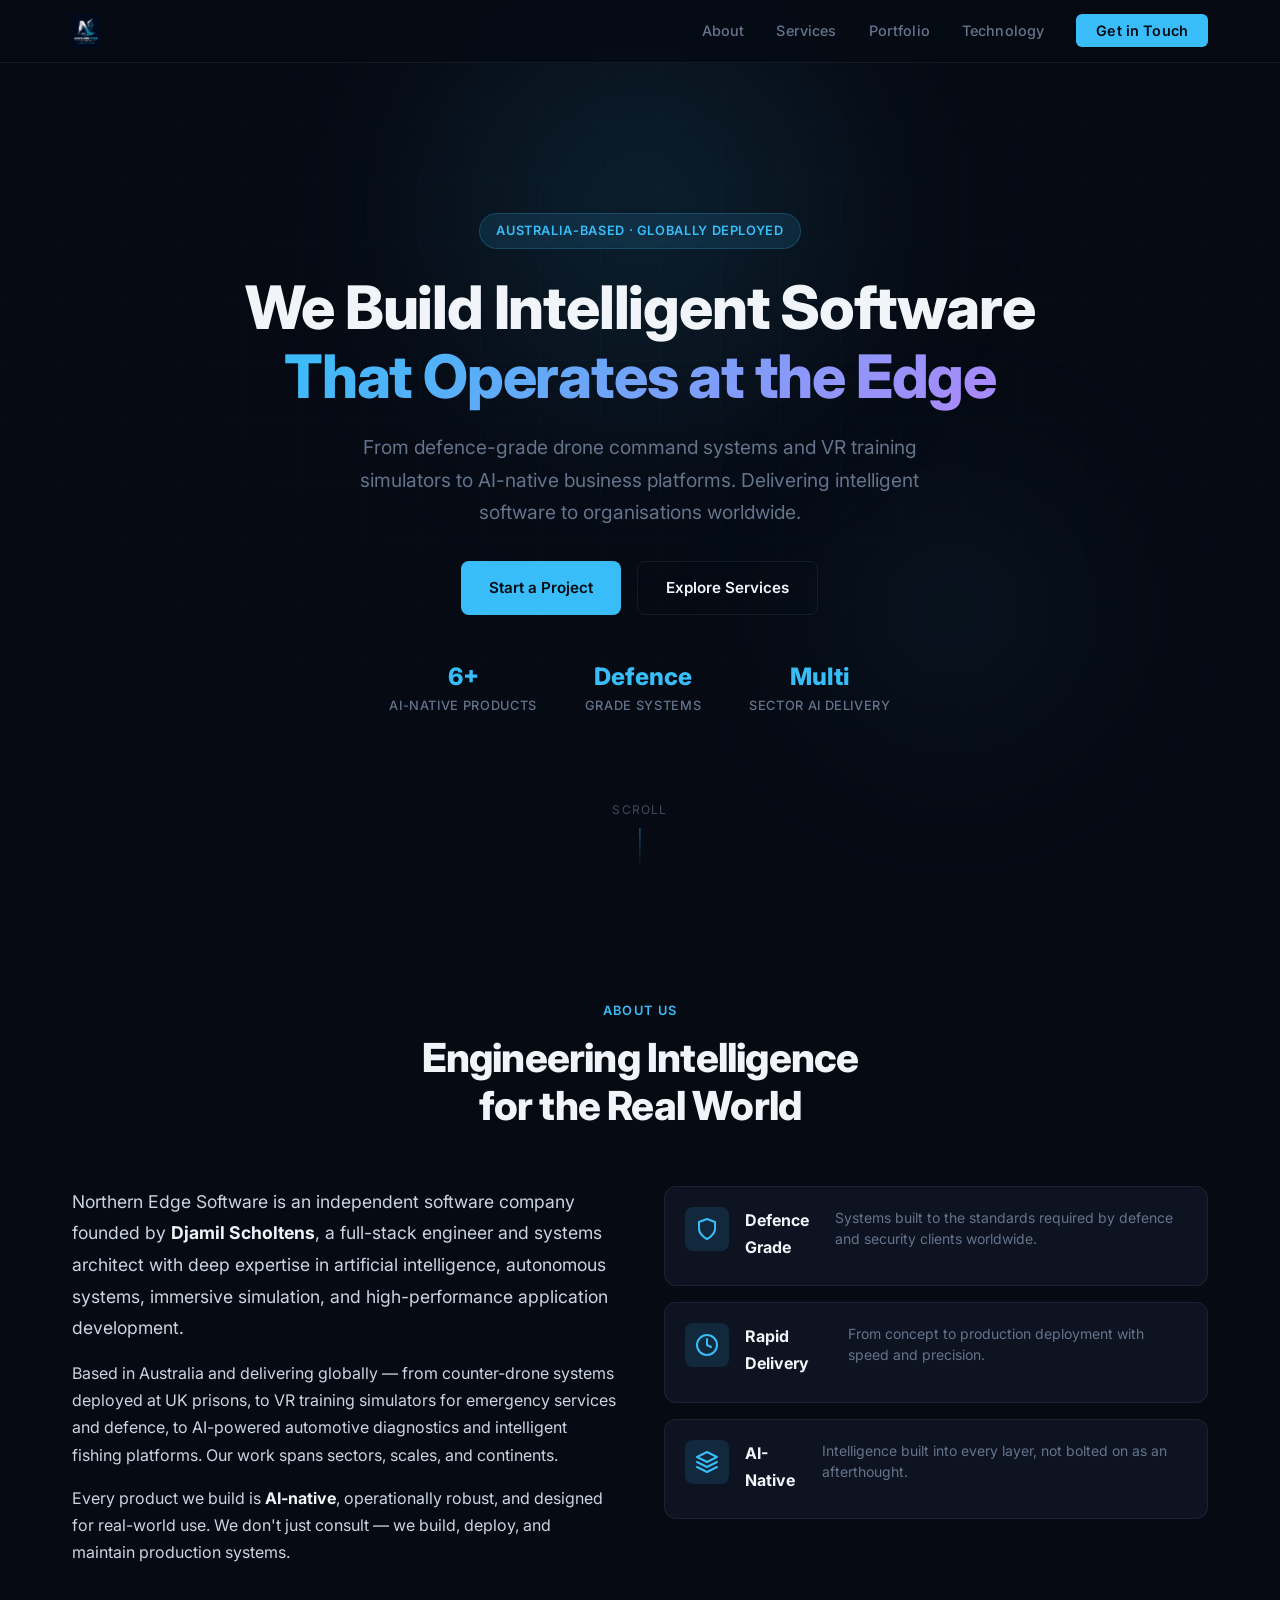
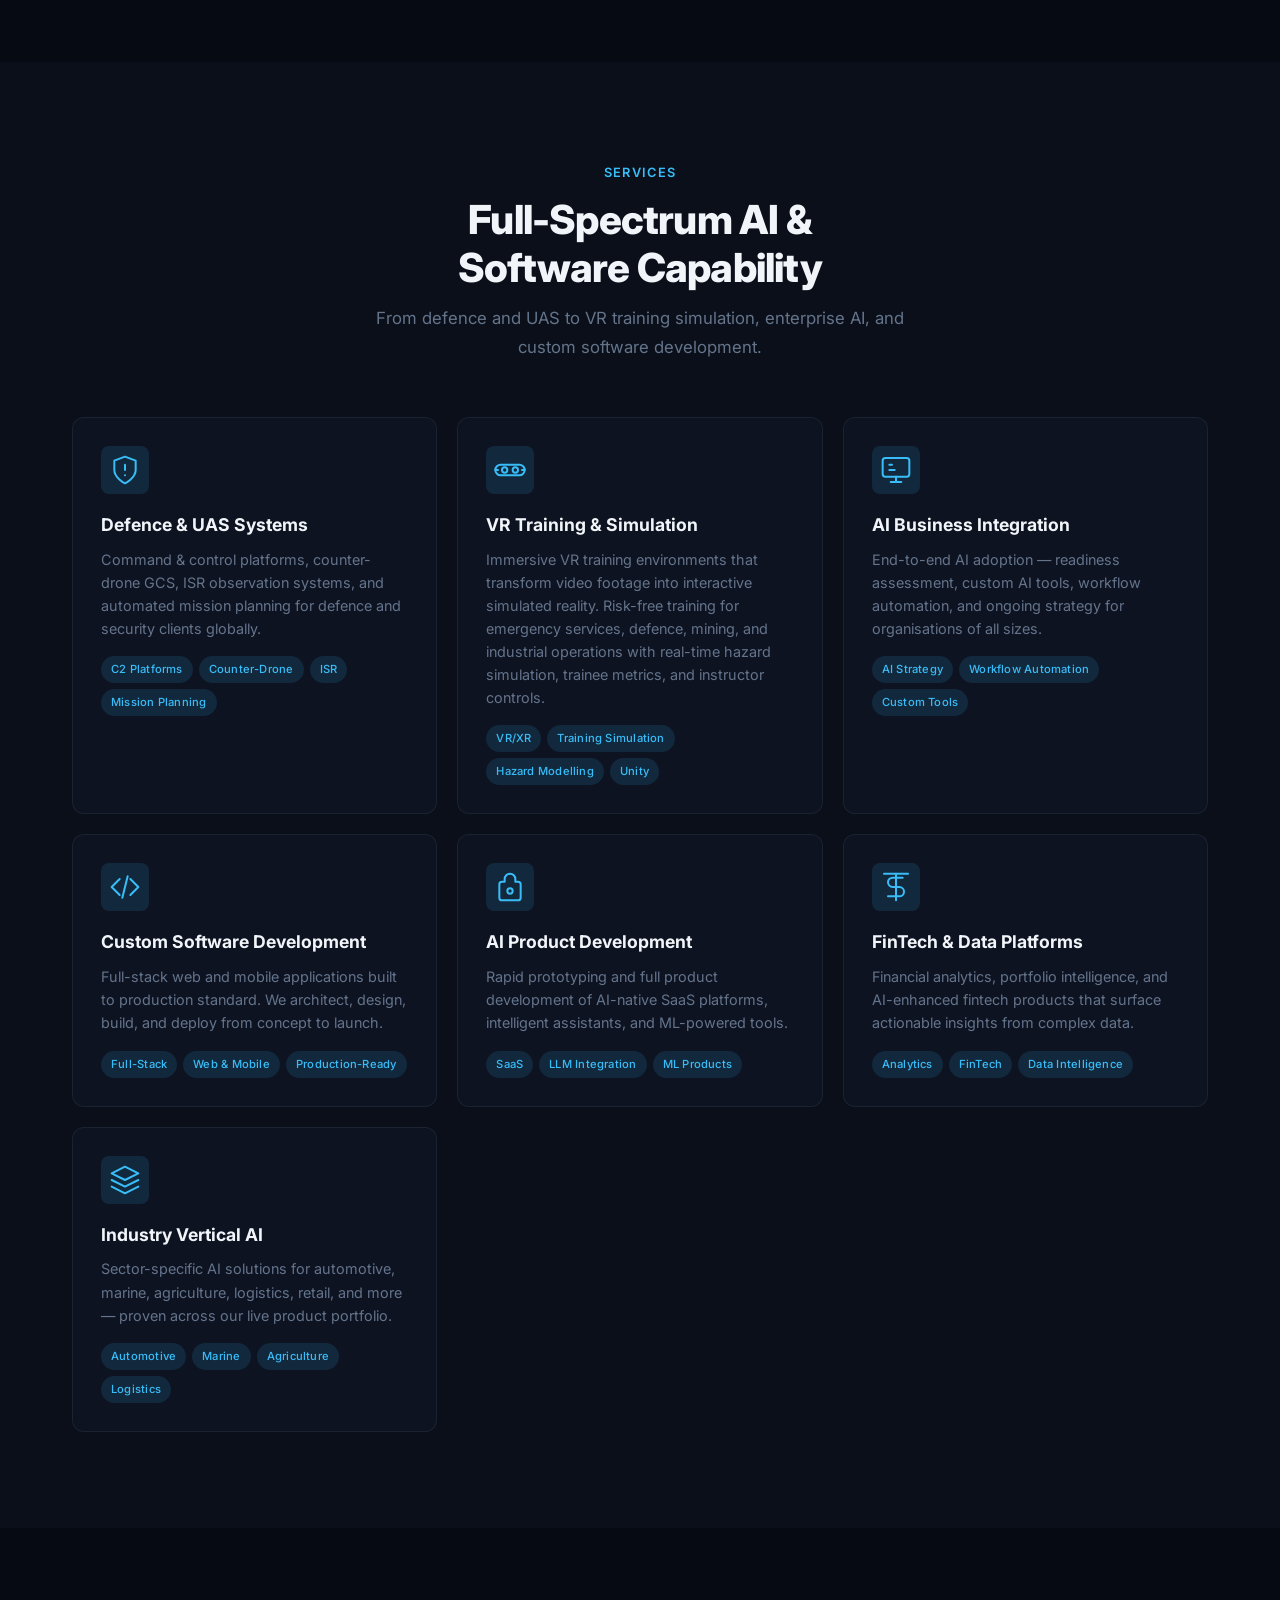
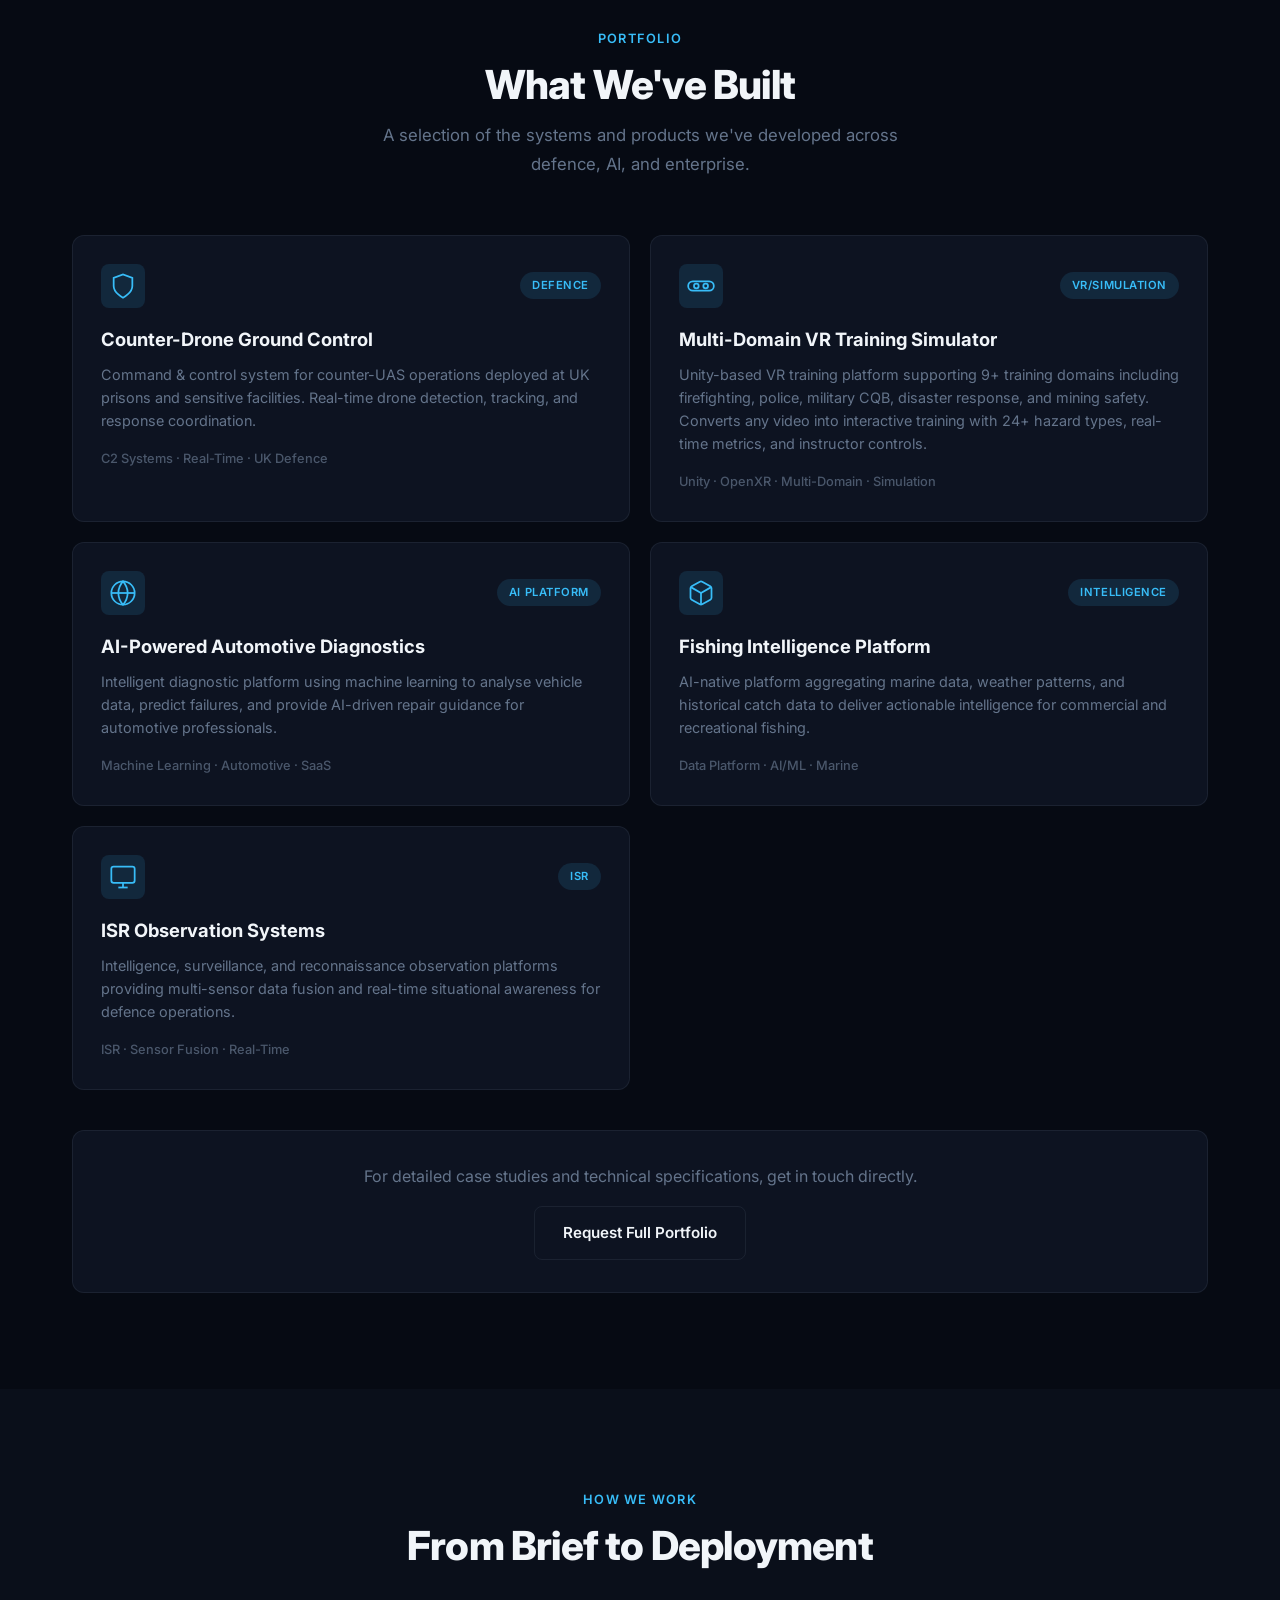
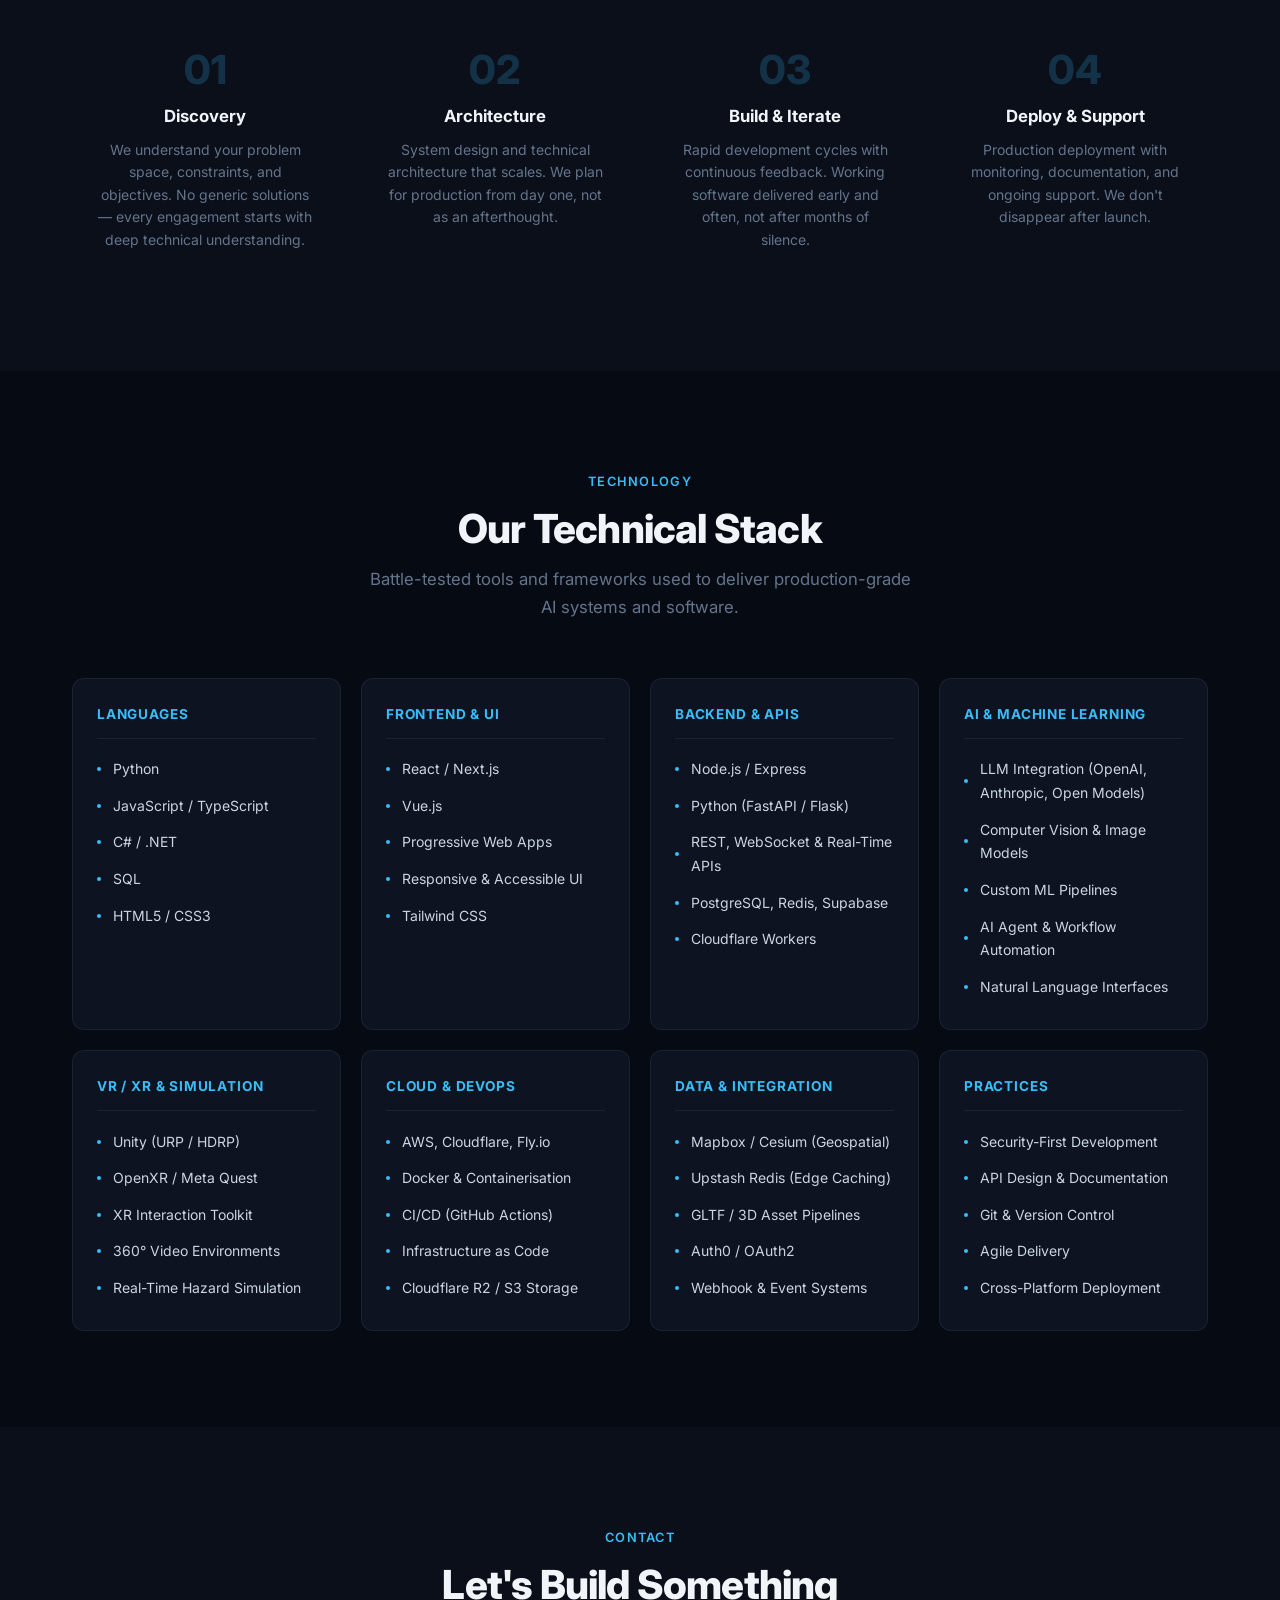
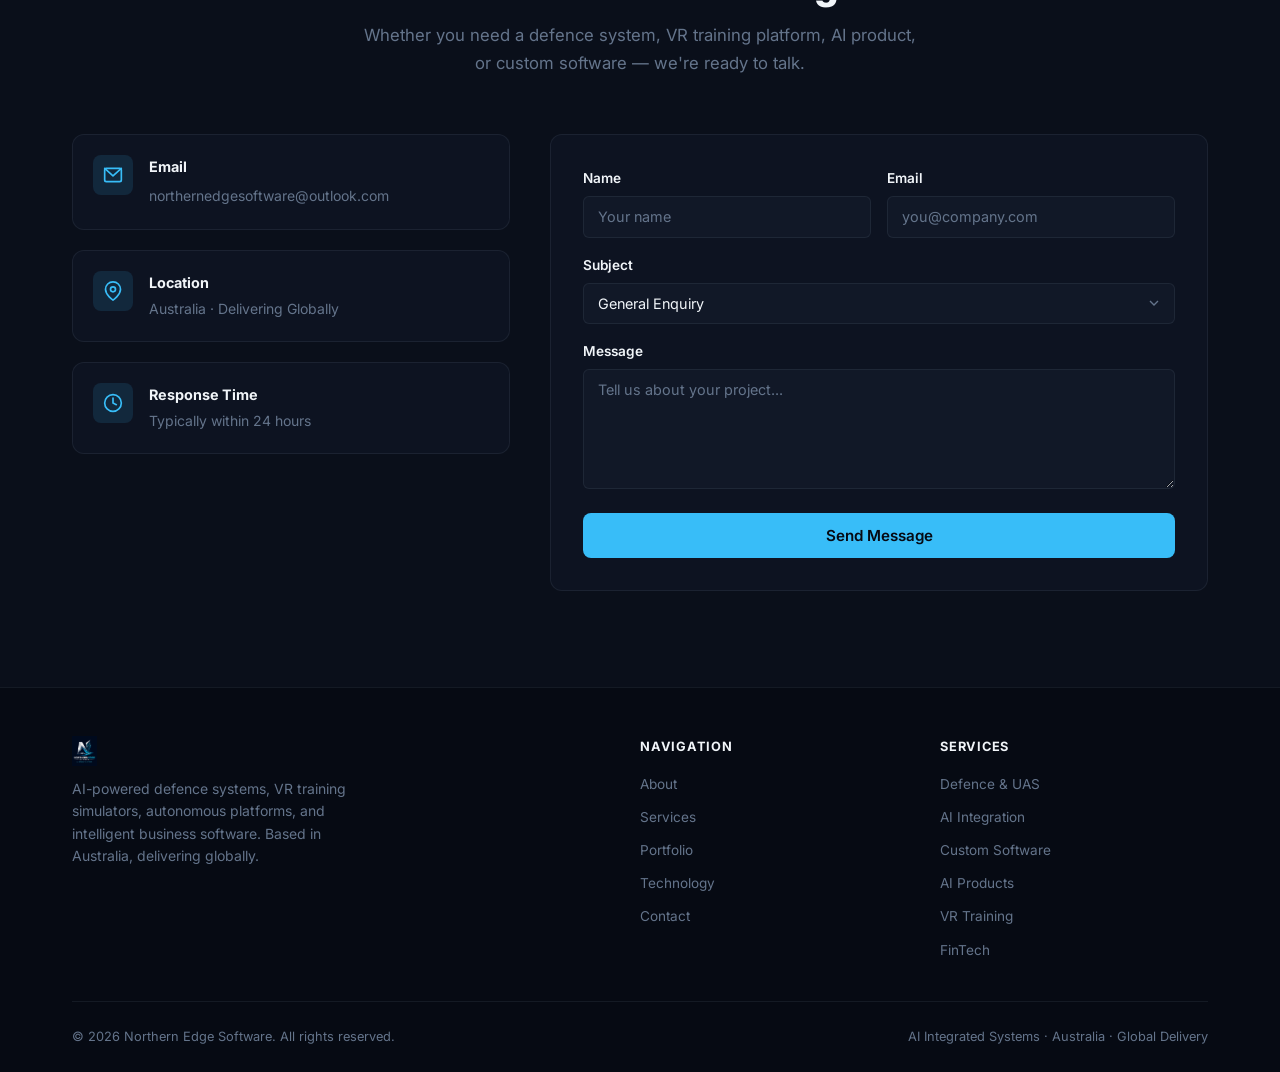
<file: index.html>
<!DOCTYPE html>
<html lang="en">
<head>
  <meta charset="UTF-8">
  <meta name="viewport" content="width=device-width, initial-scale=1.0">
  <meta name="description" content="Northern Edge Software builds AI-powered defence systems, VR training simulators, autonomous platforms, and intelligent business software. Australia-based software company delivering globally across defence, AI, and immersive simulation.">
  <meta name="author" content="Northern Edge Software">
  <meta name="robots" content="index, follow">
  <link rel="canonical" href="https://northernedgesoftware.com">

  <!-- Open Graph -->
  <meta property="og:type" content="website">
  <meta property="og:title" content="Northern Edge Software — AI-Powered Defence & Enterprise Systems">
  <meta property="og:description" content="We build intelligent software that operates at the edge. Defence-grade AI systems, autonomous platforms, and enterprise digital transformation.">
  <meta property="og:url" content="https://northernedgesoftware.com">
  <meta property="og:site_name" content="Northern Edge Software">
  <meta property="og:locale" content="en_AU">

  <!-- Twitter Card -->
  <meta name="twitter:card" content="summary_large_image">
  <meta name="twitter:title" content="Northern Edge Software — AI-Powered Defence & Enterprise Systems">
  <meta name="twitter:description" content="We build intelligent software that operates at the edge. Defence-grade AI, autonomous platforms, enterprise transformation.">

  <!-- Structured Data -->
  <script type="application/ld+json">
  {
    "@context": "https://schema.org",
    "@type": "Organization",
    "name": "Northern Edge Software",
    "url": "https://northernedgesoftware.com",
    "description": "AI-powered software consultancy specialising in defence systems, autonomous platforms, and enterprise digital transformation.",
    "founder": {
      "@type": "Person",
      "name": "Djamil Scholtens"
    },
    "areaServed": "Worldwide",
    "location": {
      "@type": "Place",
      "address": {
        "@type": "PostalAddress",
        "addressCountry": "AU"
      }
    },
    "knowsAbout": ["Artificial Intelligence", "Defence Systems", "Autonomous Systems", "Software Development", "UAS", "Machine Learning", "VR Training Simulation", "Immersive Technology"]
  }
  </script>

  <title>Northern Edge Software — AI-Powered Defence & Enterprise Systems</title>

  <!-- Favicon -->
  <link rel="icon" type="image/png" href="assets/logo.png">

  <link rel="preconnect" href="https://fonts.googleapis.com">
  <link rel="preconnect" href="https://fonts.gstatic.com" crossorigin>
  <link href="https://fonts.googleapis.com/css2?family=Inter:wght@300;400;500;600;700;800&display=swap" rel="stylesheet">
  <link rel="stylesheet" href="styles.css">
</head>
<body>
  <a href="#main-content" class="skip-link">Skip to main content</a>

  <header class="site-header" id="site-header">
    <nav class="nav">
      <a href="#hero" class="nav-logo">
        <img src="assets/logo.png" alt="Northern Edge Software" width="140" height="36">
      </a>
      <ul class="nav-links" id="nav-links">
        <li><a href="#about">About</a></li>
        <li><a href="#services">Services</a></li>
        <li><a href="#portfolio">Portfolio</a></li>
        <li><a href="#tech">Technology</a></li>
        <li><a href="#contact" class="nav-cta">Get in Touch</a></li>
      </ul>
      <button class="nav-toggle" id="nav-toggle" aria-label="Toggle menu" aria-expanded="false">
        <span aria-hidden="true"></span>
        <span aria-hidden="true"></span>
        <span aria-hidden="true"></span>
      </button>
    </nav>
  </header>

  <main id="main-content">

    <!-- Hero -->
    <section id="hero" class="hero">
      <div class="hero-bg">
        <div class="hero-glow hero-glow-1"></div>
        <div class="hero-glow hero-glow-2"></div>
        <div class="hero-grid"></div>
      </div>
      <div class="hero-content anim-fade-up">
        <div class="hero-badge">Australia-Based &middot; Globally Deployed</div>
        <h1 class="hero-title">
          We Build Intelligent Software<br>
          <span class="gradient-text">That Operates at the Edge</span>
        </h1>
        <p class="hero-sub">From defence-grade drone command systems and VR training simulators to AI-native business platforms. Delivering intelligent software to organisations worldwide.</p>
        <div class="hero-actions">
          <a href="#contact" class="btn btn-primary">Start a Project</a>
          <a href="#services" class="btn btn-outline">Explore Services</a>
        </div>
        <div class="hero-stats">
          <div class="stat">
            <span class="stat-number">6+</span>
            <span class="stat-label">AI-Native Products</span>
          </div>
          <div class="stat">
            <span class="stat-number">Defence</span>
            <span class="stat-label">Grade Systems</span>
          </div>
          <div class="stat">
            <span class="stat-number">Multi</span>
            <span class="stat-label">Sector AI Delivery</span>
          </div>
        </div>
      </div>
      <div class="hero-scroll-indicator">
        <span>Scroll</span>
        <div class="scroll-line"></div>
      </div>
    </section>

    <!-- About -->
    <section id="about" class="section">
      <div class="container">
        <div class="section-header anim-fade-up">
          <span class="section-label">About Us</span>
          <h2 class="section-title">Engineering Intelligence<br>for the Real World</h2>
        </div>
        <div class="about-grid">
          <div class="about-content anim-fade-up">
            <p class="about-lead">Northern Edge Software is an independent software company founded by <strong>Djamil Scholtens</strong>, a full-stack engineer and systems architect with deep expertise in artificial intelligence, autonomous systems, immersive simulation, and high-performance application development.</p>
            <p>Based in Australia and delivering globally &mdash; from counter-drone systems deployed at UK prisons, to VR training simulators for emergency services and defence, to AI-powered automotive diagnostics and intelligent fishing platforms. Our work spans sectors, scales, and continents.</p>
            <p>Every product we build is <strong>AI-native</strong>, operationally robust, and designed for real-world use. We don't just consult &mdash; we build, deploy, and maintain production systems.</p>
          </div>
          <div class="about-values anim-fade-up">
            <div class="value-card">
              <div class="value-icon">
                <svg aria-hidden="true" width="24" height="24" viewBox="0 0 24 24" fill="none" stroke="currentColor" stroke-width="2" stroke-linecap="round" stroke-linejoin="round"><path d="M12 22s8-4 8-10V5l-8-3-8 3v7c0 6 8 10 8 10z"/></svg>
              </div>
              <h3>Defence Grade</h3>
              <p>Systems built to the standards required by defence and security clients worldwide.</p>
            </div>
            <div class="value-card">
              <div class="value-icon">
                <svg aria-hidden="true" width="24" height="24" viewBox="0 0 24 24" fill="none" stroke="currentColor" stroke-width="2" stroke-linecap="round" stroke-linejoin="round"><circle cx="12" cy="12" r="10"/><path d="M12 6v6l4 2"/></svg>
              </div>
              <h3>Rapid Delivery</h3>
              <p>From concept to production deployment with speed and precision.</p>
            </div>
            <div class="value-card">
              <div class="value-icon">
                <svg aria-hidden="true" width="24" height="24" viewBox="0 0 24 24" fill="none" stroke="currentColor" stroke-width="2" stroke-linecap="round" stroke-linejoin="round"><path d="M12 2L2 7l10 5 10-5-10-5z"/><path d="M2 17l10 5 10-5"/><path d="M2 12l10 5 10-5"/></svg>
              </div>
              <h3>AI-Native</h3>
              <p>Intelligence built into every layer, not bolted on as an afterthought.</p>
            </div>
          </div>
        </div>
      </div>
    </section>

    <!-- Services -->
    <section id="services" class="section section-alt">
      <div class="container">
        <div class="section-header anim-fade-up">
          <span class="section-label">Services</span>
          <h2 class="section-title">Full-Spectrum AI &<br>Software Capability</h2>
          <p class="section-desc">From defence and UAS to VR training simulation, enterprise AI, and custom software development.</p>
        </div>
        <div class="services-grid">
          <article class="service-card anim-fade-up">
            <div class="service-icon">
              <svg aria-hidden="true" width="32" height="32" viewBox="0 0 24 24" fill="none" stroke="currentColor" stroke-width="1.5" stroke-linecap="round" stroke-linejoin="round"><path d="M12 22s8-4 8-10V5l-8-3-8 3v7c0 6 8 10 8 10z"/><path d="M12 8v4"/><path d="M12 16h.01"/></svg>
            </div>
            <h3>Defence & UAS Systems</h3>
            <p>Command & control platforms, counter-drone GCS, ISR observation systems, and automated mission planning for defence and security clients globally.</p>
            <ul class="service-tags">
              <li>C2 Platforms</li>
              <li>Counter-Drone</li>
              <li>ISR</li>
              <li>Mission Planning</li>
            </ul>
          </article>
          <article class="service-card anim-fade-up">
            <div class="service-icon">
              <svg aria-hidden="true" width="32" height="32" viewBox="0 0 24 24" fill="none" stroke="currentColor" stroke-width="1.5" stroke-linecap="round" stroke-linejoin="round"><rect x="1" y="8" width="22" height="8" rx="4"/><circle cx="8" cy="12" r="2"/><circle cx="16" cy="12" r="2"/><path d="M1 12h2"/><path d="M21 12h2"/></svg>
            </div>
            <h3>VR Training & Simulation</h3>
            <p>Immersive VR training environments that transform video footage into interactive simulated reality. Risk-free training for emergency services, defence, mining, and industrial operations with real-time hazard simulation, trainee metrics, and instructor controls.</p>
            <ul class="service-tags">
              <li>VR/XR</li>
              <li>Training Simulation</li>
              <li>Hazard Modelling</li>
              <li>Unity</li>
            </ul>
          </article>
          <article class="service-card anim-fade-up">
            <div class="service-icon">
              <svg aria-hidden="true" width="32" height="32" viewBox="0 0 24 24" fill="none" stroke="currentColor" stroke-width="1.5" stroke-linecap="round" stroke-linejoin="round"><rect x="2" y="3" width="20" height="14" rx="2"/><path d="M8 21h8"/><path d="M12 17v4"/><path d="M7 8h2"/><path d="M7 12h4"/></svg>
            </div>
            <h3>AI Business Integration</h3>
            <p>End-to-end AI adoption &mdash; readiness assessment, custom AI tools, workflow automation, and ongoing strategy for organisations of all sizes.</p>
            <ul class="service-tags">
              <li>AI Strategy</li>
              <li>Workflow Automation</li>
              <li>Custom Tools</li>
            </ul>
          </article>
          <article class="service-card anim-fade-up">
            <div class="service-icon">
              <svg aria-hidden="true" width="32" height="32" viewBox="0 0 24 24" fill="none" stroke="currentColor" stroke-width="1.5" stroke-linecap="round" stroke-linejoin="round"><polyline points="16 18 22 12 16 6"/><polyline points="8 6 2 12 8 18"/><line x1="14" y1="4" x2="10" y2="20"/></svg>
            </div>
            <h3>Custom Software Development</h3>
            <p>Full-stack web and mobile applications built to production standard. We architect, design, build, and deploy from concept to launch.</p>
            <ul class="service-tags">
              <li>Full-Stack</li>
              <li>Web & Mobile</li>
              <li>Production-Ready</li>
            </ul>
          </article>
          <article class="service-card anim-fade-up">
            <div class="service-icon">
              <svg aria-hidden="true" width="32" height="32" viewBox="0 0 24 24" fill="none" stroke="currentColor" stroke-width="1.5" stroke-linecap="round" stroke-linejoin="round"><path d="M12 2a4 4 0 0 0-4 4v2H6a2 2 0 0 0-2 2v10a2 2 0 0 0 2 2h12a2 2 0 0 0 2-2V10a2 2 0 0 0-2-2h-2V6a4 4 0 0 0-4-4z"/><circle cx="12" cy="15" r="2"/></svg>
            </div>
            <h3>AI Product Development</h3>
            <p>Rapid prototyping and full product development of AI-native SaaS platforms, intelligent assistants, and ML-powered tools.</p>
            <ul class="service-tags">
              <li>SaaS</li>
              <li>LLM Integration</li>
              <li>ML Products</li>
            </ul>
          </article>
          <article class="service-card anim-fade-up">
            <div class="service-icon">
              <svg aria-hidden="true" width="32" height="32" viewBox="0 0 24 24" fill="none" stroke="currentColor" stroke-width="1.5" stroke-linecap="round" stroke-linejoin="round"><path d="M12 2v20"/><path d="M17 5H9.5a3.5 3.5 0 0 0 0 7h5a3.5 3.5 0 0 1 0 7H6"/><path d="M3 2h18"/></svg>
            </div>
            <h3>FinTech & Data Platforms</h3>
            <p>Financial analytics, portfolio intelligence, and AI-enhanced fintech products that surface actionable insights from complex data.</p>
            <ul class="service-tags">
              <li>Analytics</li>
              <li>FinTech</li>
              <li>Data Intelligence</li>
            </ul>
          </article>
          <article class="service-card anim-fade-up">
            <div class="service-icon">
              <svg aria-hidden="true" width="32" height="32" viewBox="0 0 24 24" fill="none" stroke="currentColor" stroke-width="1.5" stroke-linecap="round" stroke-linejoin="round"><path d="M12 2L2 7l10 5 10-5-10-5z"/><path d="M2 17l10 5 10-5"/><path d="M2 12l10 5 10-5"/></svg>
            </div>
            <h3>Industry Vertical AI</h3>
            <p>Sector-specific AI solutions for automotive, marine, agriculture, logistics, retail, and more &mdash; proven across our live product portfolio.</p>
            <ul class="service-tags">
              <li>Automotive</li>
              <li>Marine</li>
              <li>Agriculture</li>
              <li>Logistics</li>
            </ul>
          </article>
        </div>
      </div>
    </section>

    <!-- Portfolio -->
    <section id="portfolio" class="section">
      <div class="container">
        <div class="section-header anim-fade-up">
          <span class="section-label">Portfolio</span>
          <h2 class="section-title">What We've Built</h2>
          <p class="section-desc">A selection of the systems and products we've developed across defence, AI, and enterprise.</p>
        </div>
        <div class="portfolio-grid">
          <div class="portfolio-card anim-fade-up">
            <div class="portfolio-card-header">
              <div class="portfolio-icon">
                <svg aria-hidden="true" width="28" height="28" viewBox="0 0 24 24" fill="none" stroke="currentColor" stroke-width="1.5"><path d="M12 22s8-4 8-10V5l-8-3-8 3v7c0 6 8 10 8 10z"/></svg>
              </div>
              <span class="portfolio-tag">Defence</span>
            </div>
            <h3>Counter-Drone Ground Control</h3>
            <p>Command & control system for counter-UAS operations deployed at UK prisons and sensitive facilities. Real-time drone detection, tracking, and response coordination.</p>
            <div class="portfolio-tech">C2 Systems &middot; Real-Time &middot; UK Defence</div>
          </div>
          <div class="portfolio-card anim-fade-up">
            <div class="portfolio-card-header">
              <div class="portfolio-icon">
                <svg aria-hidden="true" width="28" height="28" viewBox="0 0 24 24" fill="none" stroke="currentColor" stroke-width="1.5"><rect x="1" y="8" width="22" height="8" rx="4"/><circle cx="8" cy="12" r="2"/><circle cx="16" cy="12" r="2"/></svg>
              </div>
              <span class="portfolio-tag">VR/Simulation</span>
            </div>
            <h3>Multi-Domain VR Training Simulator</h3>
            <p>Unity-based VR training platform supporting 9+ training domains including firefighting, police, military CQB, disaster response, and mining safety. Converts any video into interactive training with 24+ hazard types, real-time metrics, and instructor controls.</p>
            <div class="portfolio-tech">Unity &middot; OpenXR &middot; Multi-Domain &middot; Simulation</div>
          </div>
          <div class="portfolio-card anim-fade-up">
            <div class="portfolio-card-header">
              <div class="portfolio-icon">
                <svg aria-hidden="true" width="28" height="28" viewBox="0 0 24 24" fill="none" stroke="currentColor" stroke-width="1.5"><circle cx="12" cy="12" r="10"/><path d="M2 12h20"/><path d="M12 2a15.3 15.3 0 0 1 4 10 15.3 15.3 0 0 1-4 10 15.3 15.3 0 0 1-4-10 15.3 15.3 0 0 1 4-10z"/></svg>
              </div>
              <span class="portfolio-tag">AI Platform</span>
            </div>
            <h3>AI-Powered Automotive Diagnostics</h3>
            <p>Intelligent diagnostic platform using machine learning to analyse vehicle data, predict failures, and provide AI-driven repair guidance for automotive professionals.</p>
            <div class="portfolio-tech">Machine Learning &middot; Automotive &middot; SaaS</div>
          </div>
          <div class="portfolio-card anim-fade-up">
            <div class="portfolio-card-header">
              <div class="portfolio-icon">
                <svg aria-hidden="true" width="28" height="28" viewBox="0 0 24 24" fill="none" stroke="currentColor" stroke-width="1.5"><path d="M21 16V8a2 2 0 0 0-1-1.73l-7-4a2 2 0 0 0-2 0l-7 4A2 2 0 0 0 3 8v8a2 2 0 0 0 1 1.73l7 4a2 2 0 0 0 2 0l7-4A2 2 0 0 0 21 16z"/><polyline points="3.27 6.96 12 12.01 20.73 6.96"/><line x1="12" y1="22.08" x2="12" y2="12"/></svg>
              </div>
              <span class="portfolio-tag">Intelligence</span>
            </div>
            <h3>Fishing Intelligence Platform</h3>
            <p>AI-native platform aggregating marine data, weather patterns, and historical catch data to deliver actionable intelligence for commercial and recreational fishing.</p>
            <div class="portfolio-tech">Data Platform &middot; AI/ML &middot; Marine</div>
          </div>
          <div class="portfolio-card anim-fade-up">
            <div class="portfolio-card-header">
              <div class="portfolio-icon">
                <svg aria-hidden="true" width="28" height="28" viewBox="0 0 24 24" fill="none" stroke="currentColor" stroke-width="1.5"><rect x="2" y="3" width="20" height="14" rx="2"/><path d="M8 21h8"/><path d="M12 17v4"/></svg>
              </div>
              <span class="portfolio-tag">ISR</span>
            </div>
            <h3>ISR Observation Systems</h3>
            <p>Intelligence, surveillance, and reconnaissance observation platforms providing multi-sensor data fusion and real-time situational awareness for defence operations.</p>
            <div class="portfolio-tech">ISR &middot; Sensor Fusion &middot; Real-Time</div>
          </div>
        </div>
        <div class="portfolio-cta anim-fade-up">
          <p>For detailed case studies and technical specifications, get in touch directly.</p>
          <a href="#contact" class="btn btn-outline">Request Full Portfolio</a>
        </div>
      </div>
    </section>

    <!-- Process -->
    <section class="section section-alt">
      <div class="container">
        <div class="section-header anim-fade-up">
          <span class="section-label">How We Work</span>
          <h2 class="section-title">From Brief to Deployment</h2>
        </div>
        <div class="process-grid">
          <div class="process-step anim-fade-up">
            <div class="process-number">01</div>
            <h3>Discovery</h3>
            <p>We understand your problem space, constraints, and objectives. No generic solutions &mdash; every engagement starts with deep technical understanding.</p>
          </div>
          <div class="process-step anim-fade-up">
            <div class="process-number">02</div>
            <h3>Architecture</h3>
            <p>System design and technical architecture that scales. We plan for production from day one, not as an afterthought.</p>
          </div>
          <div class="process-step anim-fade-up">
            <div class="process-number">03</div>
            <h3>Build & Iterate</h3>
            <p>Rapid development cycles with continuous feedback. Working software delivered early and often, not after months of silence.</p>
          </div>
          <div class="process-step anim-fade-up">
            <div class="process-number">04</div>
            <h3>Deploy & Support</h3>
            <p>Production deployment with monitoring, documentation, and ongoing support. We don't disappear after launch.</p>
          </div>
        </div>
      </div>
    </section>

    <!-- Technology -->
    <section id="tech" class="section">
      <div class="container">
        <div class="section-header anim-fade-up">
          <span class="section-label">Technology</span>
          <h2 class="section-title">Our Technical Stack</h2>
          <p class="section-desc">Battle-tested tools and frameworks used to deliver production-grade AI systems and software.</p>
        </div>
        <div class="tech-grid">
          <div class="tech-block anim-fade-up">
            <h3>Languages</h3>
            <ul>
              <li>Python</li>
              <li>JavaScript / TypeScript</li>
              <li>C# / .NET</li>
              <li>SQL</li>
              <li>HTML5 / CSS3</li>
            </ul>
          </div>
          <div class="tech-block anim-fade-up">
            <h3>Frontend & UI</h3>
            <ul>
              <li>React / Next.js</li>
              <li>Vue.js</li>
              <li>Progressive Web Apps</li>
              <li>Responsive & Accessible UI</li>
              <li>Tailwind CSS</li>
            </ul>
          </div>
          <div class="tech-block anim-fade-up">
            <h3>Backend & APIs</h3>
            <ul>
              <li>Node.js / Express</li>
              <li>Python (FastAPI / Flask)</li>
              <li>REST, WebSocket & Real-Time APIs</li>
              <li>PostgreSQL, Redis, Supabase</li>
              <li>Cloudflare Workers</li>
            </ul>
          </div>
          <div class="tech-block anim-fade-up">
            <h3>AI & Machine Learning</h3>
            <ul>
              <li>LLM Integration (OpenAI, Anthropic, Open Models)</li>
              <li>Computer Vision & Image Models</li>
              <li>Custom ML Pipelines</li>
              <li>AI Agent & Workflow Automation</li>
              <li>Natural Language Interfaces</li>
            </ul>
          </div>
          <div class="tech-block anim-fade-up">
            <h3>VR / XR & Simulation</h3>
            <ul>
              <li>Unity (URP / HDRP)</li>
              <li>OpenXR / Meta Quest</li>
              <li>XR Interaction Toolkit</li>
              <li>360&deg; Video Environments</li>
              <li>Real-Time Hazard Simulation</li>
            </ul>
          </div>
          <div class="tech-block anim-fade-up">
            <h3>Cloud & DevOps</h3>
            <ul>
              <li>AWS, Cloudflare, Fly.io</li>
              <li>Docker & Containerisation</li>
              <li>CI/CD (GitHub Actions)</li>
              <li>Infrastructure as Code</li>
              <li>Cloudflare R2 / S3 Storage</li>
            </ul>
          </div>
          <div class="tech-block anim-fade-up">
            <h3>Data & Integration</h3>
            <ul>
              <li>Mapbox / Cesium (Geospatial)</li>
              <li>Upstash Redis (Edge Caching)</li>
              <li>GLTF / 3D Asset Pipelines</li>
              <li>Auth0 / OAuth2</li>
              <li>Webhook & Event Systems</li>
            </ul>
          </div>
          <div class="tech-block anim-fade-up">
            <h3>Practices</h3>
            <ul>
              <li>Security-First Development</li>
              <li>API Design & Documentation</li>
              <li>Git & Version Control</li>
              <li>Agile Delivery</li>
              <li>Cross-Platform Deployment</li>
            </ul>
          </div>
        </div>
      </div>
    </section>

    <!-- Contact -->
    <section id="contact" class="section section-alt">
      <div class="container">
        <div class="section-header anim-fade-up">
          <span class="section-label">Contact</span>
          <h2 class="section-title">Let's Build Something</h2>
          <p class="section-desc">Whether you need a defence system, VR training platform, AI product, or custom software &mdash; we're ready to talk.</p>
        </div>
        <div class="contact-grid">
          <div class="contact-info anim-fade-up">
            <div class="contact-method">
              <div class="contact-method-icon">
                <svg aria-hidden="true" width="20" height="20" viewBox="0 0 24 24" fill="none" stroke="currentColor" stroke-width="2" stroke-linecap="round" stroke-linejoin="round"><rect x="2" y="4" width="20" height="16" rx="2"/><path d="M22 4L12 13 2 4"/></svg>
              </div>
              <div>
                <h3>Email</h3>
                <a href="mailto:northernedgesoftware@outlook.com">northernedgesoftware@outlook.com</a>
              </div>
            </div>
            <div class="contact-method">
              <div class="contact-method-icon">
                <svg aria-hidden="true" width="20" height="20" viewBox="0 0 24 24" fill="none" stroke="currentColor" stroke-width="2" stroke-linecap="round" stroke-linejoin="round"><path d="M21 10c0 7-9 13-9 13s-9-6-9-13a9 9 0 0 1 18 0z"/><circle cx="12" cy="10" r="3"/></svg>
              </div>
              <div>
                <h3>Location</h3>
                <p>Australia &middot; Delivering Globally</p>
              </div>
            </div>
            <div class="contact-method">
              <div class="contact-method-icon">
                <svg aria-hidden="true" width="20" height="20" viewBox="0 0 24 24" fill="none" stroke="currentColor" stroke-width="2" stroke-linecap="round" stroke-linejoin="round"><circle cx="12" cy="12" r="10"/><path d="M12 6v6l4 2"/></svg>
              </div>
              <div>
                <h3>Response Time</h3>
                <p>Typically within 24 hours</p>
              </div>
            </div>
          </div>
          <form class="contact-form anim-fade-up" id="contact-form">
            <div class="form-row">
              <div class="form-group">
                <label for="name">Name</label>
                <input type="text" id="name" name="name" required placeholder="Your name">
              </div>
              <div class="form-group">
                <label for="email">Email</label>
                <input type="email" id="email" name="email" required placeholder="you@company.com">
              </div>
            </div>
            <div class="form-group">
              <label for="subject">Subject</label>
              <select id="subject" name="subject">
                <option value="General Enquiry">General Enquiry</option>
                <option value="Defence & UAS">Defence & UAS Systems</option>
                <option value="VR Training">VR Training & Simulation</option>
                <option value="AI Integration">AI Business Integration</option>
                <option value="Custom Development">Custom Software Development</option>
                <option value="AI Product">AI Product Development</option>
                <option value="Portfolio Request">Portfolio Request</option>
              </select>
            </div>
            <div class="form-group">
              <label for="message">Message</label>
              <textarea id="message" name="message" rows="5" required placeholder="Tell us about your project..."></textarea>
            </div>
            <button type="submit" class="btn btn-primary btn-full">Send Message</button>
          </form>
        </div>
      </div>
    </section>

  </main>

  <footer class="site-footer">
    <div class="container">
      <div class="footer-content">
        <div class="footer-brand">
          <img src="assets/logo.png" alt="Northern Edge Software" width="120" height="32">
          <p>AI-powered defence systems, VR training simulators, autonomous platforms, and intelligent business software. Based in Australia, delivering globally.</p>
        </div>
        <div class="footer-links">
          <h4>Navigation</h4>
          <ul>
            <li><a href="#about">About</a></li>
            <li><a href="#services">Services</a></li>
            <li><a href="#portfolio">Portfolio</a></li>
            <li><a href="#tech">Technology</a></li>
            <li><a href="#contact">Contact</a></li>
          </ul>
        </div>
        <div class="footer-links">
          <h4>Services</h4>
          <ul>
            <li><a href="#services">Defence & UAS</a></li>
            <li><a href="#services">AI Integration</a></li>
            <li><a href="#services">Custom Software</a></li>
            <li><a href="#services">AI Products</a></li>
            <li><a href="#services">VR Training</a></li>
            <li><a href="#services">FinTech</a></li>
          </ul>
        </div>
      </div>
      <div class="footer-bottom">
        <p>&copy; 2026 Northern Edge Software. All rights reserved.</p>
        <p>AI Integrated Systems &middot; Australia &middot; Global Delivery</p>
      </div>
    </div>
  </footer>

  <script src="script.js"></script>
</body>
</html>
</file>
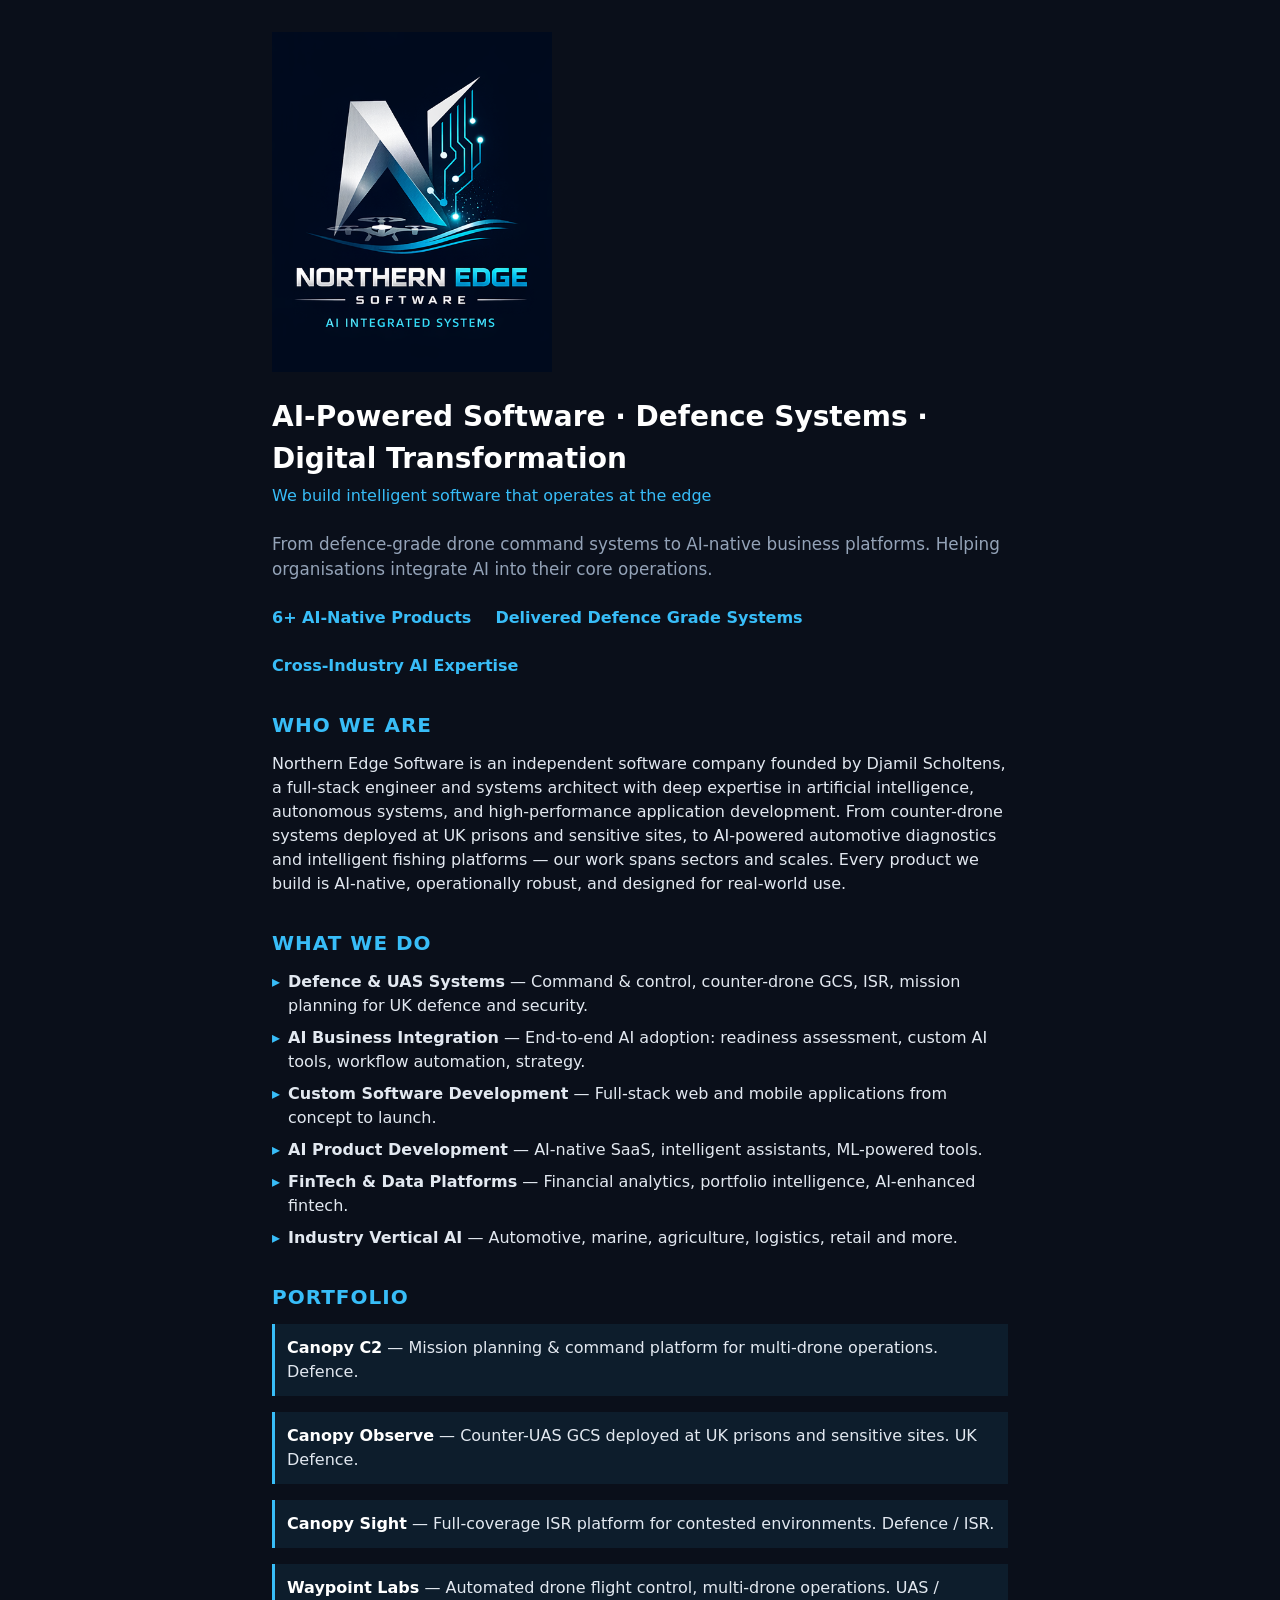
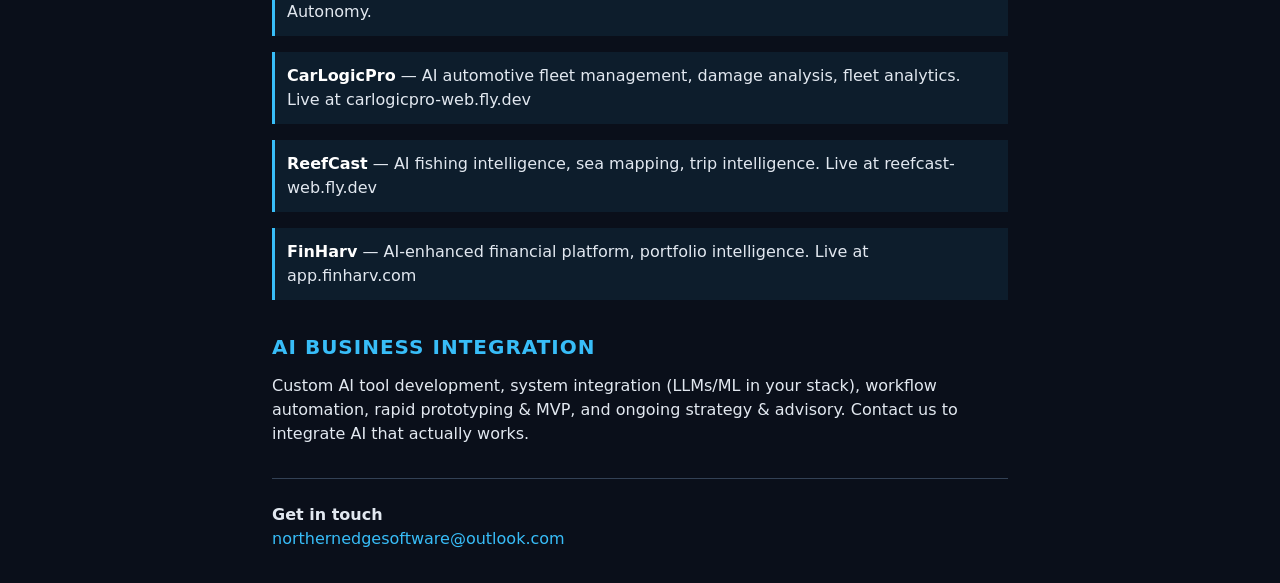
<file: NorthernEdgeSoftware_Brochure_Rough.html>
<!DOCTYPE html>
<html lang="en">
<head>
  <meta charset="UTF-8">
  <meta name="viewport" content="width=device-width, initial-scale=1.0">
  <title>Northern Edge Software — Brochure</title>
  <style>
    * { margin: 0; padding: 0; box-sizing: border-box; }
    body { font-family: 'Segoe UI', system-ui, sans-serif; background: #0a0f1a; color: #e2e8f0; line-height: 1.5; }
    .page { max-width: 800px; margin: 0 auto; padding: 2rem; min-height: 100vh; }
    .logo { width: 280px; height: auto; margin-bottom: 1.5rem; display: block; }
    h1 { font-size: 1.75rem; font-weight: 700; color: #fff; margin-bottom: 0.25rem; }
    .tagline { color: #38bdf8; font-size: 1rem; margin-bottom: 1.5rem; }
    .lead { font-size: 1.05rem; color: #94a3b8; margin-bottom: 1.5rem; }
    .stats { display: flex; gap: 1.5rem; margin-bottom: 2rem; flex-wrap: wrap; }
    .stat { color: #38bdf8; font-weight: 600; }
    section { margin-bottom: 2rem; }
    h2 { font-size: 1.25rem; color: #38bdf8; margin-bottom: 0.75rem; text-transform: uppercase; letter-spacing: 0.05em; }
    ul { list-style: none; }
    li { margin-bottom: 0.5rem; padding-left: 1rem; position: relative; }
    li::before { content: '▸'; position: absolute; left: 0; color: #38bdf8; }
    .portfolio-item { margin-bottom: 1rem; padding: 0.75rem; background: rgba(56,189,248,0.08); border-left: 3px solid #38bdf8; }
    .portfolio-item strong { color: #fff; }
    .contact { margin-top: 2rem; padding-top: 1.5rem; border-top: 1px solid #334155; }
    .contact a { color: #38bdf8; text-decoration: none; }
    @media print { body { background: #0a0f1a; } .page { padding: 1.5rem; } }
  </style>
</head>
<body>
  <div class="page">
    <img src="assets/logo.png" alt="Northern Edge Software" class="logo">
    <h1>AI-Powered Software · Defence Systems · Digital Transformation</h1>
    <p class="tagline">We build intelligent software that operates at the edge</p>
    <p class="lead">From defence-grade drone command systems to AI-native business platforms. Helping organisations integrate AI into their core operations.</p>
    <div class="stats">
      <span class="stat">6+ AI-Native Products</span>
      <span class="stat">Delivered Defence Grade Systems</span>
      <span class="stat">Cross-Industry AI Expertise</span>
    </div>

    <section>
      <h2>Who We Are</h2>
      <p>Northern Edge Software is an independent software company founded by Djamil Scholtens, a full-stack engineer and systems architect with deep expertise in artificial intelligence, autonomous systems, and high-performance application development. From counter-drone systems deployed at UK prisons and sensitive sites, to AI-powered automotive diagnostics and intelligent fishing platforms — our work spans sectors and scales. Every product we build is AI-native, operationally robust, and designed for real-world use.</p>
    </section>

    <section>
      <h2>What We Do</h2>
      <ul>
        <li><strong>Defence & UAS Systems</strong> — Command & control, counter-drone GCS, ISR, mission planning for UK defence and security.</li>
        <li><strong>AI Business Integration</strong> — End-to-end AI adoption: readiness assessment, custom AI tools, workflow automation, strategy.</li>
        <li><strong>Custom Software Development</strong> — Full-stack web and mobile applications from concept to launch.</li>
        <li><strong>AI Product Development</strong> — AI-native SaaS, intelligent assistants, ML-powered tools.</li>
        <li><strong>FinTech & Data Platforms</strong> — Financial analytics, portfolio intelligence, AI-enhanced fintech.</li>
        <li><strong>Industry Vertical AI</strong> — Automotive, marine, agriculture, logistics, retail and more.</li>
      </ul>
    </section>

    <section>
      <h2>Portfolio</h2>
      <div class="portfolio-item"><strong>Canopy C2</strong> — Mission planning & command platform for multi-drone operations. Defence.</div>
      <div class="portfolio-item"><strong>Canopy Observe</strong> — Counter-UAS GCS deployed at UK prisons and sensitive sites. UK Defence.</div>
      <div class="portfolio-item"><strong>Canopy Sight</strong> — Full-coverage ISR platform for contested environments. Defence / ISR.</div>
      <div class="portfolio-item"><strong>Waypoint Labs</strong> — Automated drone flight control, multi-drone operations. UAS / Autonomy.</div>
      <div class="portfolio-item"><strong>CarLogicPro</strong> — AI automotive fleet management, damage analysis, fleet analytics. Live at carlogicpro-web.fly.dev</div>
      <div class="portfolio-item"><strong>ReefCast</strong> — AI fishing intelligence, sea mapping, trip intelligence. Live at reefcast-web.fly.dev</div>
      <div class="portfolio-item"><strong>FinHarv</strong> — AI-enhanced financial platform, portfolio intelligence. Live at app.finharv.com</div>
    </section>

    <section>
      <h2>AI Business Integration</h2>
      <p>Custom AI tool development, system integration (LLMs/ML in your stack), workflow automation, rapid prototyping & MVP, and ongoing strategy & advisory. Contact us to integrate AI that actually works.</p>
    </section>

    <div class="contact">
      <p><strong>Get in touch</strong></p>
      <p><a href="mailto:northernedgesoftware@outlook.com">northernedgesoftware@outlook.com</a></p>
    </div>
  </div>
</body>
</html>
</file>
<file: styles.css>
/* Northern Edge Software — Premium Dark Theme */
/* Brand: Deep navy, electric blue accent, silver text */

:root {
  --bg-deep: #060a13;
  --bg-section: #0a0f1a;
  --bg-card: #0d1321;
  --bg-elevated: #111827;
  --accent: #38bdf8;
  --accent-hover: #7dd3fc;
  --accent-dim: rgba(56, 189, 248, 0.12);
  --accent-glow: rgba(56, 189, 248, 0.06);
  --accent-strong: rgba(56, 189, 248, 0.25);
  --text: #f1f5f9;
  --text-secondary: #cbd5e1;
  --text-muted: #64748b;
  --border: rgba(148, 163, 184, 0.1);
  --border-hover: rgba(56, 189, 248, 0.3);
  --font: 'Inter', system-ui, -apple-system, sans-serif;
  --radius: 12px;
  --radius-sm: 8px;
  --radius-xs: 6px;
  --transition: 0.3s cubic-bezier(0.4, 0, 0.2, 1);
  --shadow: 0 4px 24px rgba(0, 0, 0, 0.3);
  --shadow-lg: 0 8px 40px rgba(0, 0, 0, 0.4);
  --max-width: 1200px;
}

/* Reset */
*, *::before, *::after {
  margin: 0;
  padding: 0;
  box-sizing: border-box;
}

html {
  scroll-behavior: smooth;
  -webkit-text-size-adjust: 100%;
}

@media (prefers-reduced-motion: reduce) {
  html { scroll-behavior: auto; }
  *, *::before, *::after {
    animation-duration: 0.01ms !important;
    transition-duration: 0.01ms !important;
  }
}

body {
  font-family: var(--font);
  background-color: var(--bg-deep);
  color: var(--text-secondary);
  line-height: 1.7;
  overflow-x: hidden;
  -webkit-font-smoothing: antialiased;
  -moz-osx-font-smoothing: grayscale;
}

/* Skip link */
.skip-link {
  position: absolute;
  top: -3rem;
  left: 1rem;
  padding: 0.5rem 1rem;
  background: var(--accent);
  color: var(--bg-deep);
  font-weight: 600;
  text-decoration: none;
  z-index: 200;
  border-radius: var(--radius-xs);
  transition: top 0.2s;
}

.skip-link:focus {
  top: 1rem;
  outline: 2px solid var(--text);
  outline-offset: 2px;
}

/* Container */
.container {
  max-width: var(--max-width);
  margin: 0 auto;
  padding: 0 2rem;
}

/* ==================== HEADER ==================== */
.site-header {
  position: fixed;
  top: 0;
  left: 0;
  right: 0;
  z-index: 100;
  background: rgba(6, 10, 19, 0.8);
  backdrop-filter: blur(20px);
  -webkit-backdrop-filter: blur(20px);
  border-bottom: 1px solid var(--border);
  transition: background var(--transition), box-shadow var(--transition);
}

.site-header.scrolled {
  background: rgba(6, 10, 19, 0.95);
  box-shadow: 0 1px 20px rgba(0, 0, 0, 0.3);
}

.nav {
  max-width: var(--max-width);
  margin: 0 auto;
  padding: 0.875rem 2rem;
  display: flex;
  align-items: center;
  justify-content: space-between;
}

.nav-logo img {
  height: 34px;
  width: auto;
  display: block;
}

.nav-links {
  display: flex;
  list-style: none;
  align-items: center;
  gap: 2rem;
}

.nav-links a {
  color: var(--text-muted);
  text-decoration: none;
  font-weight: 500;
  font-size: 0.9rem;
  letter-spacing: 0.01em;
  transition: color var(--transition);
  position: relative;
}

.nav-links a::after {
  content: '';
  position: absolute;
  bottom: -4px;
  left: 0;
  width: 0;
  height: 2px;
  background: var(--accent);
  transition: width var(--transition);
  border-radius: 1px;
}

.nav-links a:hover,
.nav-links a.active {
  color: var(--text);
}

.nav-links a:hover::after,
.nav-links a.active::after {
  width: 100%;
}

.nav-cta {
  background: var(--accent);
  color: var(--bg-deep) !important;
  padding: 0.5rem 1.25rem;
  border-radius: var(--radius-xs);
  font-weight: 600 !important;
  transition: background var(--transition), transform 0.15s !important;
}

.nav-cta::after { display: none !important; }

.nav-cta:hover {
  background: var(--accent-hover) !important;
  transform: translateY(-1px);
}

/* Focus styles */
.nav-links a:focus-visible,
.btn:focus-visible,
input:focus-visible,
textarea:focus-visible,
select:focus-visible {
  outline: 2px solid var(--accent);
  outline-offset: 3px;
}

/* Mobile toggle */
.nav-toggle {
  display: none;
  width: 44px;
  height: 44px;
  background: none;
  border: none;
  cursor: pointer;
  position: relative;
  z-index: 10;
}

.nav-toggle span {
  display: block;
  width: 24px;
  height: 2px;
  background: var(--text);
  margin: 0 auto;
  transition: all 0.3s;
  border-radius: 1px;
}

.nav-toggle span:nth-child(1) { transform: translateY(-6px); }
.nav-toggle span:nth-child(3) { transform: translateY(6px); }

.nav-toggle:hover {
  opacity: 0.8;
}

.nav-toggle:focus-visible {
  outline: 2px solid var(--accent);
  outline-offset: 2px;
  border-radius: var(--radius-xs);
}

.nav-toggle[aria-expanded="true"] span:nth-child(1) {
  transform: rotate(45deg);
}
.nav-toggle[aria-expanded="true"] span:nth-child(2) {
  opacity: 0;
}
.nav-toggle[aria-expanded="true"] span:nth-child(3) {
  transform: rotate(-45deg);
}

/* ==================== HERO ==================== */
.hero {
  min-height: 100vh;
  display: flex;
  align-items: center;
  justify-content: center;
  position: relative;
  padding: 8rem 2rem 6rem;
  overflow: hidden;
}

.hero-bg {
  position: absolute;
  inset: 0;
  pointer-events: none;
  overflow: hidden;
}

.hero-glow {
  position: absolute;
  border-radius: 50%;
  filter: blur(80px);
}

.hero-glow-1 {
  width: 600px;
  height: 600px;
  top: -10%;
  left: 50%;
  transform: translateX(-50%);
  background: radial-gradient(circle, rgba(56, 189, 248, 0.15) 0%, transparent 70%);
  animation: glow-pulse 8s ease-in-out infinite;
}

.hero-glow-2 {
  width: 400px;
  height: 400px;
  bottom: 10%;
  right: 10%;
  background: radial-gradient(circle, rgba(56, 189, 248, 0.08) 0%, transparent 70%);
  animation: glow-pulse 10s ease-in-out infinite reverse;
}

.hero-grid {
  position: absolute;
  inset: 0;
  background-image:
    linear-gradient(rgba(56, 189, 248, 0.03) 1px, transparent 1px),
    linear-gradient(90deg, rgba(56, 189, 248, 0.03) 1px, transparent 1px);
  background-size: 60px 60px;
  mask-image: radial-gradient(ellipse 80% 60% at 50% 40%, black, transparent);
  -webkit-mask-image: radial-gradient(ellipse 80% 60% at 50% 40%, black, transparent);
}

@keyframes glow-pulse {
  0%, 100% { opacity: 0.6; transform: translateX(-50%) scale(1); }
  50% { opacity: 1; transform: translateX(-50%) scale(1.1); }
}

.hero-content {
  text-align: center;
  max-width: 800px;
  position: relative;
  z-index: 1;
}

.hero-badge {
  display: inline-block;
  padding: 0.375rem 1rem;
  background: var(--accent-dim);
  border: 1px solid rgba(56, 189, 248, 0.2);
  border-radius: 100px;
  font-size: 0.8rem;
  font-weight: 600;
  color: var(--accent);
  letter-spacing: 0.05em;
  text-transform: uppercase;
  margin-bottom: 1.5rem;
}

.hero-title {
  font-size: clamp(2.25rem, 5vw, 3.75rem);
  font-weight: 800;
  line-height: 1.15;
  color: var(--text);
  margin-bottom: 1.25rem;
  letter-spacing: -0.02em;
}

.gradient-text {
  background: linear-gradient(135deg, var(--accent) 0%, #a78bfa 50%, var(--accent) 100%);
  background-size: 200% auto;
  -webkit-background-clip: text;
  -webkit-text-fill-color: transparent;
  background-clip: text;
  animation: gradient-shift 6s linear infinite;
}

@keyframes gradient-shift {
  0% { background-position: 0% center; }
  100% { background-position: 200% center; }
}

.hero-sub {
  font-size: clamp(1rem, 1.5vw, 1.2rem);
  color: var(--text-muted);
  max-width: 600px;
  margin: 0 auto 2rem;
  line-height: 1.7;
}

.hero-actions {
  display: flex;
  gap: 1rem;
  justify-content: center;
  flex-wrap: wrap;
  margin-bottom: 3rem;
}

.hero-stats {
  display: flex;
  justify-content: center;
  gap: 3rem;
  flex-wrap: wrap;
}

.stat {
  text-align: center;
}

.stat-number {
  display: block;
  font-size: 1.5rem;
  font-weight: 800;
  color: var(--accent);
  line-height: 1.2;
}

.stat-label {
  font-size: 0.8rem;
  color: var(--text-muted);
  text-transform: uppercase;
  letter-spacing: 0.05em;
  font-weight: 500;
}

.hero-scroll-indicator {
  position: absolute;
  bottom: 2rem;
  left: 50%;
  transform: translateX(-50%);
  display: flex;
  flex-direction: column;
  align-items: center;
  gap: 0.5rem;
  color: var(--text-muted);
  font-size: 0.75rem;
  letter-spacing: 0.1em;
  text-transform: uppercase;
  opacity: 0.6;
}

.scroll-line {
  width: 1px;
  height: 40px;
  background: linear-gradient(to bottom, var(--accent), transparent);
  animation: scroll-bounce 2s ease-in-out infinite;
}

@keyframes scroll-bounce {
  0%, 100% { transform: scaleY(1); opacity: 1; }
  50% { transform: scaleY(0.5); opacity: 0.3; }
}

/* ==================== BUTTONS ==================== */
.btn {
  display: inline-flex;
  align-items: center;
  justify-content: center;
  padding: 0.8rem 1.75rem;
  font-family: var(--font);
  font-size: 0.95rem;
  font-weight: 600;
  text-decoration: none;
  border-radius: var(--radius-sm);
  transition: all var(--transition);
  cursor: pointer;
  border: none;
}

.btn-primary {
  background: var(--accent);
  color: var(--bg-deep);
}

.btn-primary:hover {
  background: var(--accent-hover);
  transform: translateY(-2px);
  box-shadow: 0 4px 20px rgba(56, 189, 248, 0.3);
}

.btn:active {
  transform: translateY(0);
  box-shadow: none;
}

.btn-outline {
  background: transparent;
  color: var(--text);
  border: 1px solid var(--border);
}

.btn-outline:hover {
  border-color: var(--accent);
  color: var(--accent);
  transform: translateY(-2px);
}

.btn-full {
  width: 100%;
}

/* ==================== SECTIONS ==================== */
.section {
  padding: 6rem 0;
  position: relative;
  scroll-margin-top: 5rem;
}

.section-alt {
  background: var(--bg-section);
}

.section-header {
  text-align: center;
  margin-bottom: 3.5rem;
}

.section-label {
  display: inline-block;
  font-size: 0.8rem;
  font-weight: 600;
  color: var(--accent);
  text-transform: uppercase;
  letter-spacing: 0.1em;
  margin-bottom: 0.75rem;
}

.section-title {
  font-size: clamp(1.75rem, 3.5vw, 2.5rem);
  font-weight: 800;
  color: var(--text);
  line-height: 1.2;
  letter-spacing: -0.02em;
  margin-bottom: 0.75rem;
}

.section-desc {
  color: var(--text-muted);
  max-width: 560px;
  margin: 0 auto;
  font-size: 1.05rem;
}

/* ==================== ABOUT ==================== */
.about-grid {
  display: grid;
  grid-template-columns: 1fr 1fr;
  gap: 3rem;
  align-items: start;
}

.about-content {
  display: flex;
  flex-direction: column;
  gap: 1rem;
}

.about-lead {
  font-size: 1.1rem;
  color: var(--text);
  line-height: 1.8;
}

.about-content p {
  color: var(--text-secondary);
}

.about-content strong {
  color: var(--text);
}

.about-values {
  display: flex;
  flex-direction: column;
  gap: 1rem;
}

.value-card {
  display: flex;
  gap: 1rem;
  padding: 1.25rem;
  background: var(--bg-card);
  border: 1px solid var(--border);
  border-radius: var(--radius);
  transition: border-color var(--transition), box-shadow var(--transition);
}

.value-card:hover {
  border-color: var(--border-hover);
  box-shadow: 0 0 30px var(--accent-glow);
}

.value-icon {
  flex-shrink: 0;
  width: 44px;
  height: 44px;
  display: flex;
  align-items: center;
  justify-content: center;
  background: var(--accent-dim);
  border-radius: var(--radius-sm);
  color: var(--accent);
}

.value-card h3 {
  font-size: 1rem;
  font-weight: 700;
  color: var(--text);
  margin-bottom: 0.25rem;
}

.value-card p {
  font-size: 0.875rem;
  color: var(--text-muted);
  line-height: 1.5;
}

/* ==================== SERVICES ==================== */
.services-grid {
  display: grid;
  grid-template-columns: repeat(3, 1fr);
  gap: 1.25rem;
}

.service-card {
  background: var(--bg-card);
  border: 1px solid var(--border);
  border-radius: var(--radius);
  padding: 1.75rem;
  transition: all var(--transition);
  position: relative;
  overflow: hidden;
}

.service-card::before {
  content: '';
  position: absolute;
  top: 0;
  left: 0;
  right: 0;
  height: 2px;
  background: linear-gradient(90deg, transparent, var(--accent), transparent);
  opacity: 0;
  transition: opacity var(--transition);
}

.service-card:hover {
  border-color: var(--border-hover);
  transform: translateY(-4px);
  box-shadow: var(--shadow-lg), 0 0 40px var(--accent-glow);
}

.service-card:hover::before {
  opacity: 1;
}

.service-icon {
  width: 48px;
  height: 48px;
  display: flex;
  align-items: center;
  justify-content: center;
  background: var(--accent-dim);
  border-radius: var(--radius-sm);
  color: var(--accent);
  margin-bottom: 1rem;
}

.service-card h3 {
  font-size: 1.1rem;
  font-weight: 700;
  color: var(--text);
  margin-bottom: 0.5rem;
}

.service-card p {
  font-size: 0.9rem;
  color: var(--text-muted);
  line-height: 1.6;
  margin-bottom: 1rem;
}

.service-tags {
  display: flex;
  flex-wrap: wrap;
  gap: 0.375rem;
  list-style: none;
}

.service-tags li {
  font-size: 0.7rem;
  padding: 0.25rem 0.625rem;
  background: var(--accent-dim);
  color: var(--accent);
  border-radius: 100px;
  font-weight: 500;
  letter-spacing: 0.02em;
}

/* ==================== PORTFOLIO ==================== */
.portfolio-grid {
  display: grid;
  grid-template-columns: repeat(2, 1fr);
  gap: 1.25rem;
  margin-bottom: 2.5rem;
}

.portfolio-card {
  background: var(--bg-card);
  border: 1px solid var(--border);
  border-radius: var(--radius);
  padding: 1.75rem;
  transition: all var(--transition);
}

.portfolio-card:hover {
  border-color: var(--border-hover);
  transform: translateY(-4px);
  box-shadow: var(--shadow-lg), 0 0 40px var(--accent-glow);
}

.portfolio-card-header {
  display: flex;
  align-items: center;
  justify-content: space-between;
  margin-bottom: 1rem;
}

.portfolio-icon {
  width: 44px;
  height: 44px;
  display: flex;
  align-items: center;
  justify-content: center;
  background: var(--accent-dim);
  border-radius: var(--radius-sm);
  color: var(--accent);
}

.portfolio-tag {
  font-size: 0.7rem;
  padding: 0.25rem 0.75rem;
  background: var(--accent-dim);
  color: var(--accent);
  border-radius: 100px;
  font-weight: 600;
  text-transform: uppercase;
  letter-spacing: 0.05em;
}

.portfolio-card h3 {
  font-size: 1.15rem;
  font-weight: 700;
  color: var(--text);
  margin-bottom: 0.5rem;
}

.portfolio-card p {
  font-size: 0.9rem;
  color: var(--text-muted);
  line-height: 1.6;
  margin-bottom: 1rem;
}

.portfolio-tech {
  font-size: 0.8rem;
  color: var(--text-muted);
  font-weight: 500;
  opacity: 0.7;
}

.portfolio-cta {
  text-align: center;
  padding: 2rem;
  background: var(--bg-card);
  border: 1px solid var(--border);
  border-radius: var(--radius);
}

.portfolio-cta p {
  color: var(--text-muted);
  margin-bottom: 1rem;
}

/* ==================== PROCESS ==================== */
.process-grid {
  display: grid;
  grid-template-columns: repeat(4, 1fr);
  gap: 1.5rem;
}

.process-step {
  text-align: center;
  padding: 1.5rem;
  position: relative;
}

.process-number {
  font-size: 2.5rem;
  font-weight: 800;
  color: var(--accent);
  opacity: 0.2;
  line-height: 1;
  margin-bottom: 0.75rem;
}

.process-step h3 {
  font-size: 1.05rem;
  font-weight: 700;
  color: var(--text);
  margin-bottom: 0.5rem;
}

.process-step p {
  font-size: 0.875rem;
  color: var(--text-muted);
  line-height: 1.6;
}

/* ==================== TECHNOLOGY ==================== */
.tech-grid {
  display: grid;
  grid-template-columns: repeat(4, 1fr);
  gap: 1.25rem;
}

.tech-block {
  background: var(--bg-card);
  border: 1px solid var(--border);
  border-radius: var(--radius);
  padding: 1.5rem;
  transition: border-color var(--transition), box-shadow var(--transition);
}

.tech-block:hover {
  border-color: var(--border-hover);
  box-shadow: 0 0 30px var(--accent-glow);
}

.tech-block h3 {
  font-size: 0.85rem;
  color: var(--accent);
  text-transform: uppercase;
  letter-spacing: 0.06em;
  font-weight: 700;
  margin-bottom: 0.75rem;
  padding-bottom: 0.75rem;
  border-bottom: 1px solid var(--border);
}

.tech-block ul {
  list-style: none;
}

.tech-block li {
  font-size: 0.875rem;
  color: var(--text-secondary);
  padding: 0.4rem 0;
  position: relative;
  padding-left: 1rem;
}

.tech-block li::before {
  content: '';
  position: absolute;
  left: 0;
  top: 50%;
  width: 4px;
  height: 4px;
  background: var(--accent);
  border-radius: 50%;
  transform: translateY(-50%);
}

/* ==================== CONTACT ==================== */
.contact-grid {
  display: grid;
  grid-template-columns: 1fr 1.5fr;
  gap: 2.5rem;
  align-items: start;
}

.contact-info {
  display: flex;
  flex-direction: column;
  gap: 1.25rem;
}

.contact-method {
  display: flex;
  gap: 1rem;
  padding: 1.25rem;
  background: var(--bg-card);
  border: 1px solid var(--border);
  border-radius: var(--radius);
  transition: border-color var(--transition);
}

.contact-method:hover {
  border-color: var(--border-hover);
}

.contact-method-icon {
  flex-shrink: 0;
  width: 40px;
  height: 40px;
  display: flex;
  align-items: center;
  justify-content: center;
  background: var(--accent-dim);
  border-radius: var(--radius-sm);
  color: var(--accent);
}

.contact-method h3 {
  font-size: 0.9rem;
  font-weight: 700;
  color: var(--text);
  margin-bottom: 0.125rem;
}

.contact-method a,
.contact-method p {
  font-size: 0.875rem;
  color: var(--text-muted);
  text-decoration: none;
}

.contact-method a:hover {
  color: var(--accent);
}

/* Form */
.contact-form {
  background: var(--bg-card);
  border: 1px solid var(--border);
  border-radius: var(--radius);
  padding: 2rem;
}

.form-row {
  display: grid;
  grid-template-columns: 1fr 1fr;
  gap: 1rem;
}

.form-group {
  margin-bottom: 1rem;
}

.form-group label {
  display: block;
  font-size: 0.85rem;
  font-weight: 600;
  color: var(--text);
  margin-bottom: 0.375rem;
}

.form-group input,
.form-group select,
.form-group textarea {
  width: 100%;
  padding: 0.7rem 0.875rem;
  background: var(--bg-elevated);
  border: 1px solid var(--border);
  border-radius: var(--radius-xs);
  color: var(--text);
  font-family: var(--font);
  font-size: 0.9rem;
  transition: border-color var(--transition), box-shadow var(--transition);
}

.form-group input::placeholder,
.form-group textarea::placeholder {
  color: var(--text-muted);
}

.form-group input:focus,
.form-group select:focus,
.form-group textarea:focus {
  outline: none;
  border-color: var(--accent);
  box-shadow: 0 0 0 3px var(--accent-dim);
}

.form-group select {
  cursor: pointer;
  -webkit-appearance: none;
  -moz-appearance: none;
  appearance: none;
  background-image: url("data:image/svg+xml,%3Csvg xmlns='http://www.w3.org/2000/svg' width='16' height='16' viewBox='0 0 24 24' fill='none' stroke='%2364748b' stroke-width='2'%3E%3Cpath d='M6 9l6 6 6-6'/%3E%3C/svg%3E");
  background-repeat: no-repeat;
  background-position: right 0.75rem center;
  padding-right: 2.5rem;
}

.form-group textarea {
  resize: vertical;
  min-height: 120px;
}

/* ==================== FOOTER ==================== */
.site-footer {
  border-top: 1px solid var(--border);
  padding: 3rem 0 1.5rem;
  background: var(--bg-deep);
}

.footer-content {
  display: grid;
  grid-template-columns: 2fr 1fr 1fr;
  gap: 2rem;
  margin-bottom: 2rem;
}

.footer-brand img {
  height: 30px;
  width: auto;
  margin-bottom: 0.75rem;
  display: block;
}

.footer-brand p {
  font-size: 0.875rem;
  color: var(--text-muted);
  max-width: 300px;
  line-height: 1.6;
}

.footer-links h4 {
  font-size: 0.8rem;
  font-weight: 700;
  color: var(--text);
  text-transform: uppercase;
  letter-spacing: 0.06em;
  margin-bottom: 0.75rem;
}

.footer-links ul {
  list-style: none;
}

.footer-links li {
  margin-bottom: 0.375rem;
}

.footer-links a {
  font-size: 0.85rem;
  color: var(--text-muted);
  text-decoration: none;
  transition: color var(--transition);
}

.footer-links a:hover,
.footer-links a:focus-visible {
  color: var(--accent);
}

.footer-bottom {
  padding-top: 1.5rem;
  border-top: 1px solid var(--border);
  display: flex;
  justify-content: space-between;
  align-items: center;
}

.footer-bottom p {
  font-size: 0.8rem;
  color: var(--text-muted);
}

/* ==================== ANIMATIONS ==================== */
.anim-fade-up {
  opacity: 0;
  transform: translateY(30px);
  transition: opacity 0.6s cubic-bezier(0.4, 0, 0.2, 1), transform 0.6s cubic-bezier(0.4, 0, 0.2, 1);
}

.anim-fade-up.is-visible {
  opacity: 1;
  transform: translateY(0);
}

/* Stagger children */
.services-grid .anim-fade-up:nth-child(2) { transition-delay: 0.1s; }
.services-grid .anim-fade-up:nth-child(3) { transition-delay: 0.2s; }
.services-grid .anim-fade-up:nth-child(4) { transition-delay: 0.15s; }
.services-grid .anim-fade-up:nth-child(5) { transition-delay: 0.25s; }
.services-grid .anim-fade-up:nth-child(6) { transition-delay: 0.3s; }

.portfolio-grid .anim-fade-up:nth-child(2) { transition-delay: 0.1s; }
.portfolio-grid .anim-fade-up:nth-child(3) { transition-delay: 0.2s; }
.portfolio-grid .anim-fade-up:nth-child(4) { transition-delay: 0.3s; }
.portfolio-grid .anim-fade-up:nth-child(5) { transition-delay: 0.2s; }

.services-grid .anim-fade-up:nth-child(7) { transition-delay: 0.2s; }

.process-grid .anim-fade-up:nth-child(2) { transition-delay: 0.1s; }
.process-grid .anim-fade-up:nth-child(3) { transition-delay: 0.2s; }
.process-grid .anim-fade-up:nth-child(4) { transition-delay: 0.3s; }

.tech-grid .anim-fade-up:nth-child(2) { transition-delay: 0.1s; }
.tech-grid .anim-fade-up:nth-child(3) { transition-delay: 0.2s; }
.tech-grid .anim-fade-up:nth-child(4) { transition-delay: 0.15s; }
.tech-grid .anim-fade-up:nth-child(5) { transition-delay: 0.25s; }
.tech-grid .anim-fade-up:nth-child(6) { transition-delay: 0.3s; }
.tech-grid .anim-fade-up:nth-child(7) { transition-delay: 0.2s; }
.tech-grid .anim-fade-up:nth-child(8) { transition-delay: 0.3s; }

/* ==================== RESPONSIVE ==================== */
@media (max-width: 1024px) {
  .services-grid {
    grid-template-columns: repeat(2, 1fr);
  }
  .process-grid {
    grid-template-columns: repeat(2, 1fr);
  }
  .tech-grid {
    grid-template-columns: repeat(2, 1fr);
  }
  .about-grid {
    grid-template-columns: 1fr;
    gap: 2rem;
  }
  .contact-grid {
    grid-template-columns: 1fr 1.2fr;
  }
  .footer-content {
    grid-template-columns: 1fr 1fr;
  }
}

@media (max-width: 768px) {
  .container {
    padding: 0 1.25rem;
  }

  .nav {
    padding: 0.75rem 1.25rem;
  }

  .nav-toggle {
    display: flex;
    flex-direction: column;
    justify-content: center;
    gap: 0;
  }

  .nav-links {
    display: none;
    position: absolute;
    top: 100%;
    left: 0;
    right: 0;
    background: rgba(6, 10, 19, 0.98);
    backdrop-filter: blur(20px);
    -webkit-backdrop-filter: blur(20px);
    flex-direction: column;
    padding: 1.5rem;
    gap: 0.5rem;
    border-bottom: 1px solid var(--border);
  }

  .nav-links.is-open {
    display: flex;
  }

  .nav-links a::after { display: none; }

  .nav-links li {
    list-style: none;
  }

  .nav-links a {
    display: block;
    padding: 0.75rem 1rem;
    font-size: 1rem;
  }

  .nav-cta {
    display: inline-block;
    text-align: center;
    margin-top: 0.5rem;
  }

  /* Hero */
  .hero {
    padding: 6rem 1.25rem 4rem;
    min-height: 100vh;
    min-height: 100svh;
  }

  .hero-title {
    font-size: clamp(1.75rem, 7vw, 2.5rem);
  }

  .hero-stats {
    gap: 1.5rem;
  }

  .hero-scroll-indicator {
    display: none;
  }

  /* Sections */
  .section {
    padding: 4rem 0;
  }

  .section-header {
    margin-bottom: 2.5rem;
  }

  /* About */
  .about-grid {
    grid-template-columns: 1fr;
    gap: 2rem;
  }

  /* Services */
  .services-grid {
    grid-template-columns: 1fr;
  }

  /* Portfolio */
  .portfolio-grid {
    grid-template-columns: 1fr;
  }

  /* Process */
  .process-grid {
    grid-template-columns: 1fr;
    gap: 1rem;
  }

  .process-step {
    text-align: left;
    display: flex;
    gap: 1rem;
    align-items: flex-start;
    padding: 1rem 0;
  }

  .process-number {
    font-size: 1.5rem;
    min-width: 40px;
    margin-bottom: 0;
  }

  /* Tech */
  .tech-grid {
    grid-template-columns: 1fr;
  }

  /* Contact */
  .contact-grid {
    grid-template-columns: 1fr;
  }

  .form-row {
    grid-template-columns: 1fr;
  }

  /* Footer */
  .footer-content {
    grid-template-columns: 1fr;
    gap: 1.5rem;
  }

  .footer-bottom {
    flex-direction: column;
    gap: 0.25rem;
    text-align: center;
  }
}

@media (max-width: 480px) {
  .hero-actions {
    flex-direction: column;
    align-items: center;
  }

  .hero-actions .btn {
    width: 100%;
    max-width: 300px;
  }

  .hero-stats {
    flex-direction: column;
    gap: 1rem;
  }
}
</file>
